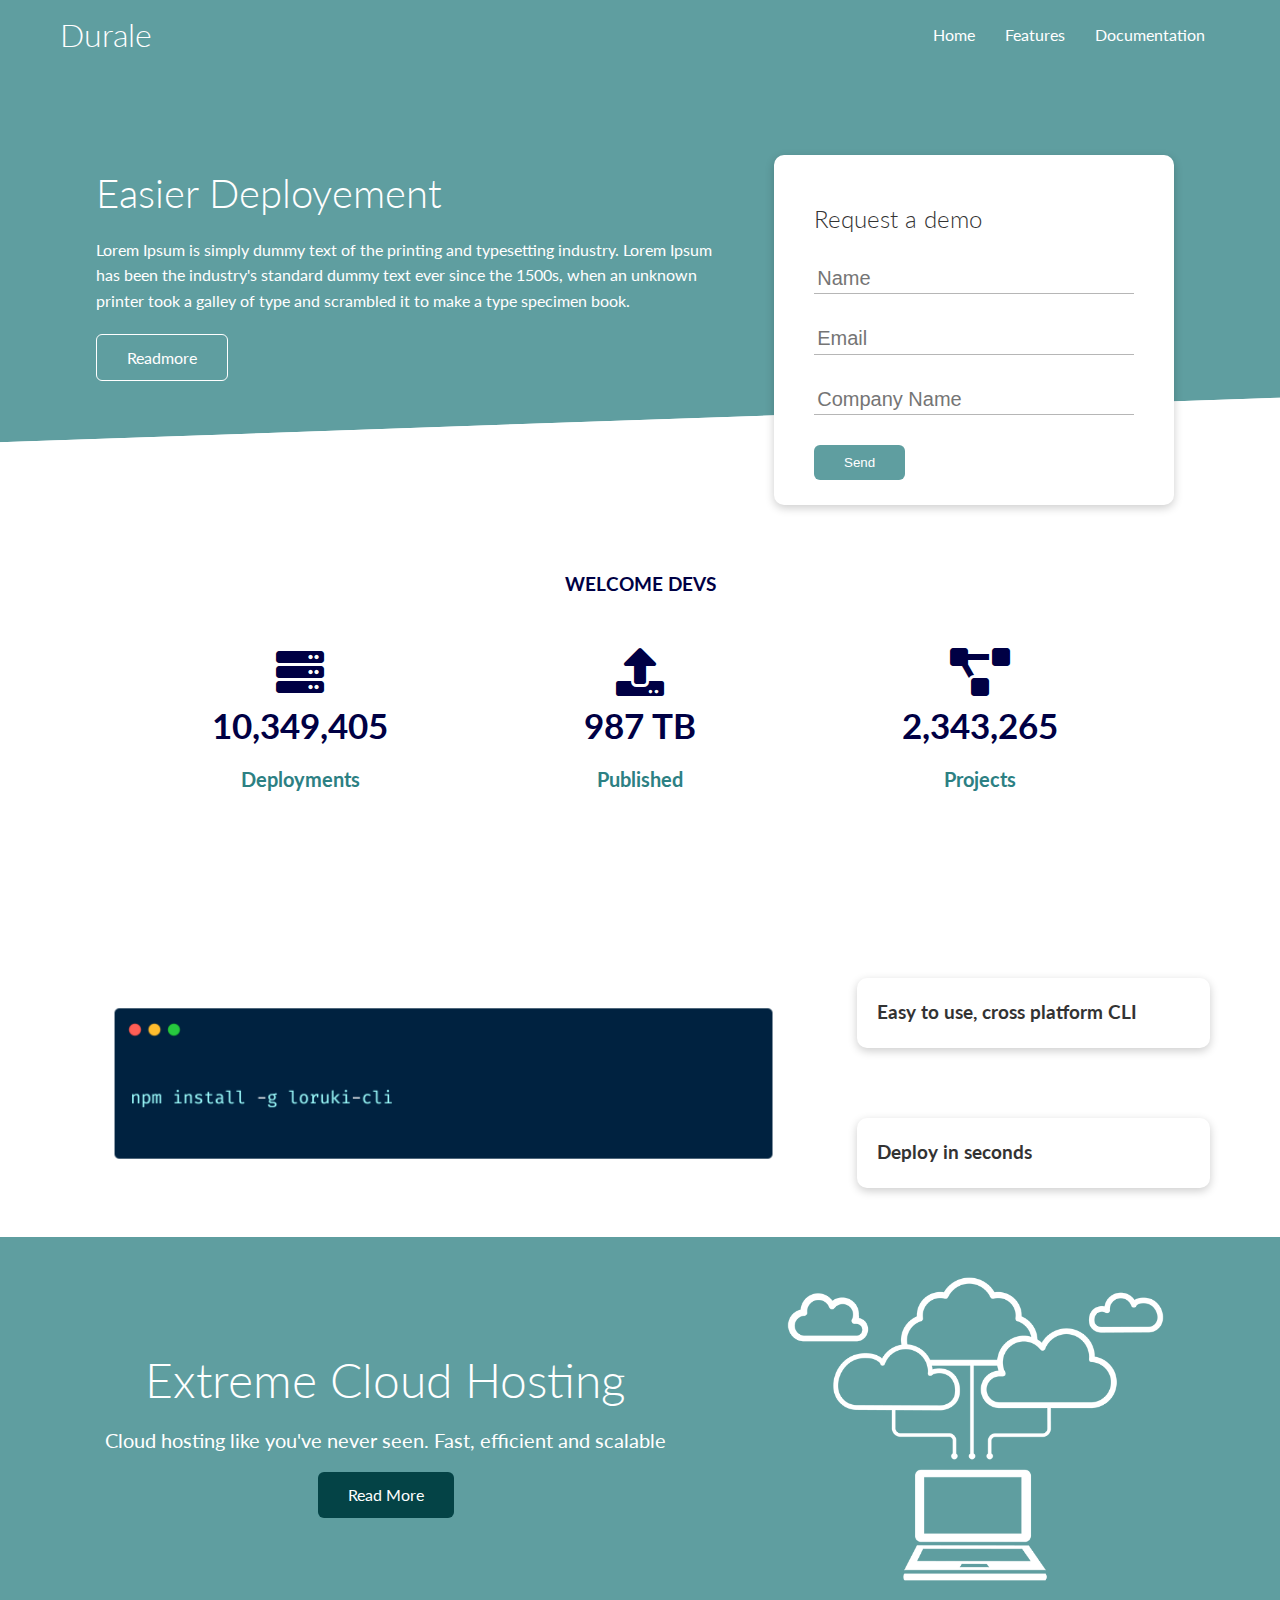
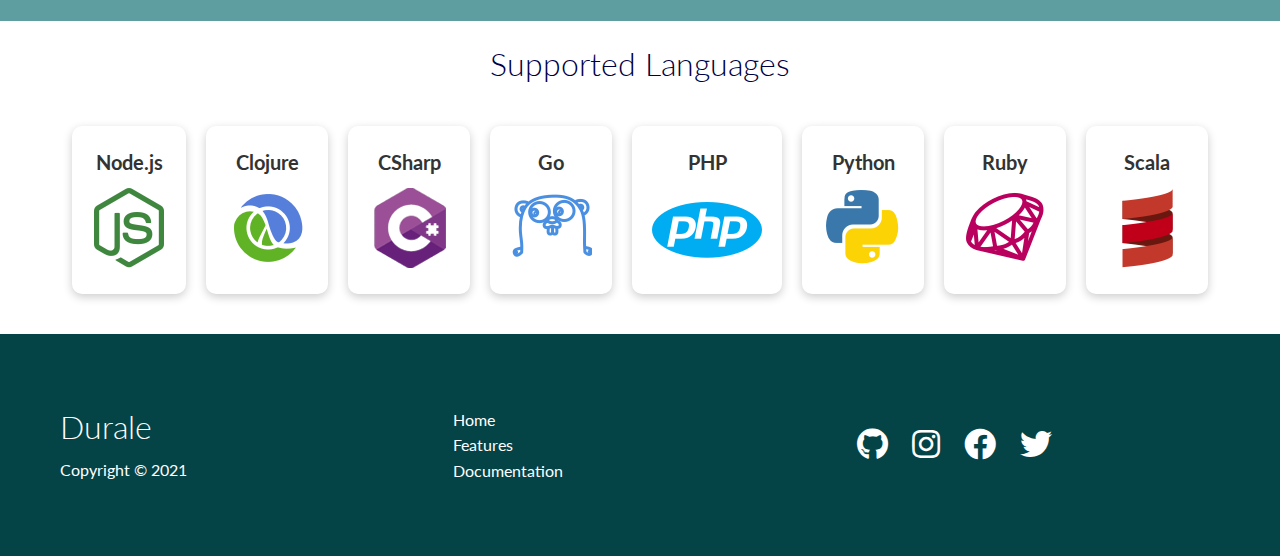
<file: index.html>
<!DOCTYPE html>
<html lang="en">

<head>
    <meta charset="UTF-8">
    <meta http-equiv="X-UA-Compatible" content="IE=edge">
    <meta name="viewport" content="width=device-width, initial-scale=1.0">
    <link rel="stylesheet" href="css/utilities.css">
    <link rel="stylesheet" href="css/style.css">
    <link rel="stylesheet" href="https://cdnjs.cloudflare.com/ajax/libs/font-awesome/5.15.2/css/all.min.css" />
    <title>Durale</title>
</head>

<body>
    <div class="navbar">
        <div class="container flex">
            <h1 class="logo">Durale</h1>
            <nav>
                <ul>
                    <li><a href="index.html">Home</a></li>
                    <li><a href="feature.html">Features</a></li>
                    <li><a href="docs.html">Documentation</a></li>
                </ul>
            </nav>
        </div>
    </div>

    <section class="showcase">
        <div class="container grid">
            <div class="showcase-text">
                <h1>Easier Deployement</h1>
                <p>
                    Lorem Ipsum is simply dummy text of the printing and
                    typesetting industry. Lorem Ipsum has been the industry's standard
                    dummy text ever since the 1500s, when an unknown printer took a galley
                    of type and scrambled it to make a type specimen
                    book.
                </p>
                <a href="feature.html" class="btn btn-outline">Readmore</a>
            </div>
            <div class="showcase-form card">
                <h2>Request a demo</h2>
                <form name="contact" method="POST" data-netlify="true" netlify-honeypot="bot-field">
                    <input type="hidden" name="form-name" value="contact">
                    <p class="hidden">
    <label>Don’t fill this out if you’re human: <input name="bot-field" /></label>
  </p>
                    <div class="form-control">
                        <input type="text" name="name" placeholder="Name" required>
                    </div>
                    <div class="form-control">
                        <input type="email" name="email" placeholder="Email" required>
                    </div>
                    <div class="form-control">
                        <input type="text" name="company" placeholder="Company Name" required>
                    </div>
                    <div class="foem-control">
                        <input type="submit" value="Send" class="btn btn-primary">
                    </div>
                </form>
            </div>
        </div>
    </section>

    <!-- Stats -->
    <section class="stats">
        <div class="container">
            <h3 class="stats-heading text-center my-1">
                WELCOME DEVS
            </h3>

            <div class="grid grid-3 text-center my-4">
                <div>
                    <i class="fas fa-server fa-3x"></i>
                    <h3>10,349,405</h3>
                    <p class="text-secondary">Deployments</p>
                </div>

                <div>
                    <i class="fas fa-upload fa-3x"></i>
                    <h3>987 TB</h3>
                    <p class="text-secondary">Published</p>
                </div>

                <div>
                    <i class="fas fa-project-diagram fa-3x"></i>
                    <h3>2,343,265</h3>
                    <p class="text-secondary">Projects</p>
                </div>
            </div>
        </div>
    </section>

    <section class="cli">
        <div class="container grid">
            <img src="images/cli.png" alt="">
            <div class="card">
                <h3>Easy to use, cross platform CLI</h3>
            </div>
            <div class="card">
                <h3>
                    Deploy in seconds
                </h3>
            </div>
        </div>
    </section>

    <section class="cloud bg-primary my-2 py-2">
        <div class="container grid">
            <div class="text-center">
                <h2 class="lg">Extreme Cloud Hosting</h2>
                <p class="lead my-1">Cloud hosting like you've never seen.
                    Fast, efficient and scalable
                </p>
                <a href="feature.html" class="btn btn-dark">Read More</a>
            </div>
            <img src="images/cloud.png" alt="">
        </div>
    </section>

    <section class="languages">
        <h2 class="md text-center my-2">
            Supported Languages
        </h2>
        <div class="container flex">
            <div class="card">
                <h4>Node.js</h4>
                <img src="images/logos/node.png" alt="">
            </div>
            <div class="card">
                <h4>Clojure</h4>
                <img src="images/logos/clojure.png" alt="">
            </div>
            <div class="card">
                <h4>CSharp</h4>
                <img src="images/logos/csharp.png" alt="">
            </div>
            <div class="card">
                <h4>Go</h4>
                <img src="images/logos/go.png" alt="">
            </div>
            <div class="card">
                <h4>PHP</h4>
                <img src="images/logos/php.png" alt="">
            </div>
            <div class="card">
                <h4>Python</h4>
                <img src="images/logos/python.png" alt="">
            </div>
            <div class="card">
                <h4>Ruby</h4>
                <img src="images/logos/ruby.png" alt="">
            </div>
            <div class="card">
                <h4>Scala</h4>
                <img src="images/logos/scala.png" alt="">
            </div>
        </div>
    </section>

    <footer class="footer bg-dark py-5">
        <div class="container grid grid-3">
            <div>
                <h1>Durale</h1>
                <p>Copyright &copy; 2021</p>
            </div>
            <nav>
                <ul>
                    <li><a href="index.html">Home</a></li>
                    <li><a href="feature.html">Features</a></li>
                    <li><a href="docs.html">Documentation</a></li>
                </ul>
            </nav>
            <div class="social">
                <a href="#"><i class="fab fa-github fa-2x"></i></a>
                <a href="#"><i class="fab fa-instagram fa-2x"></i></a>
                <a href="#"><i class="fab fa-facebook fa-2x"></i></a>
                <a href="#"><i class="fab fa-twitter fa-2x"></i></a>
            </div>
        </div>
    </footer>
</body>

</html>
</file>
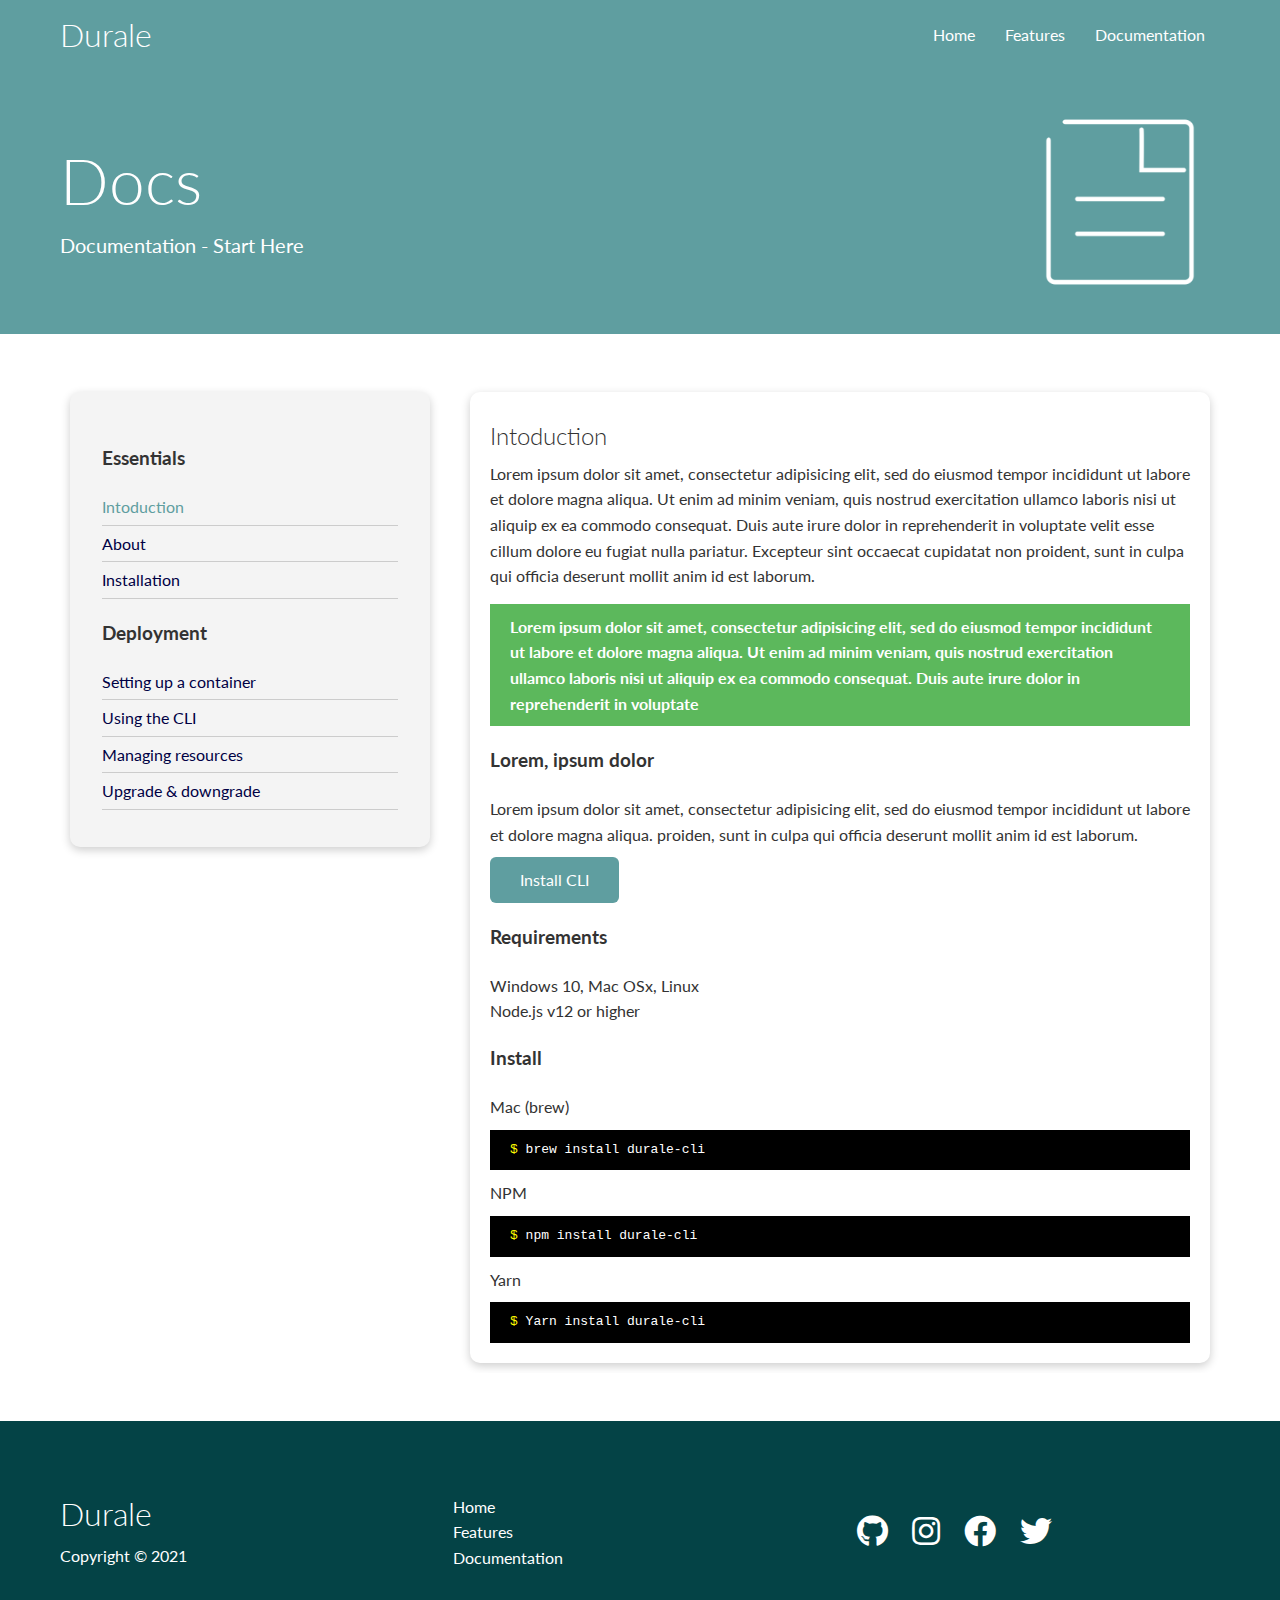
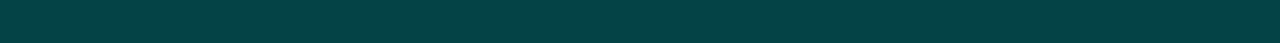
<file: docs.html>
<!DOCTYPE html>
<html lang="en">

<head>
    <meta charset="UTF-8">
    <meta http-equiv="X-UA-Compatible" content="IE=edge">
    <meta name="viewport" content="width=device-width, initial-scale=1.0">
    <link rel="stylesheet" href="css/utilities.css">
    <link rel="stylesheet" href="css/style.css">
    <link rel="stylesheet" href="https://cdnjs.cloudflare.com/ajax/libs/font-awesome/5.15.2/css/all.min.css" />
    <title>Durale</title>
</head>

<body>
    <div class="navbar">
        <div class="container flex">
            <h1 class="logo">Durale</h1>
            <nav>
                <ul>
                    <li><a href="index.html">Home</a></li>
                    <li><a href="feature.html">Features</a></li>
                    <li><a href="docs.html">Documentation</a></li>
                </ul>
            </nav>
        </div>
    </div>

    <section class="docs-head bg-primary py-3">
        <div class="container grid">
            <div>
                <h1 class="xl">Docs</h1>
                <p class="lead">
                    Documentation - Start Here
                </p>
            </div>
            <img src="images/docs.png">
        </div>
    </section>


    <section class="docs-main my-4">
        <div class="container grid">
            <div class="card bg-light p-3">
                <h3 class="my-2">Essentials</h3>
                <nav>
                    <ul>
                        <li><a class="text-primary" href="#">Intoduction</a></li>
                        <li><a href="#">About</a></li>
                        <li><a href="#">Installation</a></li>
                    </ul>
                </nav>

                <h3 class="my-2">Deployment</h3>
                <nav>
                    <ul>
                        <li><a href="#">Setting up a container</a></li>
                            <li><a href="#">Using the CLI</a></li>
                            <li><a href="#">Managing resources</a></li>
                            <li><a href="#">Upgrade & downgrade</a></li>
                    </ul>
                </nav>
            </div>

            <div class="card">
                <h2>Intoduction</h2>
                <p>Lorem ipsum dolor sit amet, consectetur adipisicing elit, sed do eiusmod
                tempor incididunt ut labore et dolore magna aliqua. Ut enim ad minim veniam,
                quis nostrud exercitation ullamco laboris nisi ut aliquip ex ea commodo
                consequat. Duis aute irure dolor in reprehenderit in voluptate velit esse
                cillum dolore eu fugiat nulla pariatur. Excepteur sint occaecat cupidatat non
                proident, sunt in culpa qui officia deserunt mollit anim id est laborum.</p>
                <div class="alert alert-success">
                    Lorem ipsum dolor sit amet, consectetur adipisicing elit, sed do eiusmod
                    tempor incididunt ut labore et dolore magna aliqua. Ut enim ad minim veniam,
                    quis nostrud exercitation ullamco laboris nisi ut aliquip ex ea commodo
                    consequat. Duis aute irure dolor in reprehenderit in voluptate
                </div>
                <h3>Lorem, ipsum dolor</h3>
                <p>Lorem ipsum dolor sit amet, consectetur adipisicing elit, sed do eiusmod
                tempor incididunt ut labore et dolore magna aliqua. proiden, sunt in culpa qui officia deserunt mollit anim id est laborum.</p>
                <a href="#" class="btn btn-primary">Install CLI</a>

                <h3>Requirements</h3>
                <ul>
                    <li> Windows 10, Mac OSx, Linux</li>
                    <li>Node.js v12 or higher</li>
                </ul>

                <h3>Install</h3>
                <p>Mac (brew)</p>
                <pre><code>$ brew install durale-cli</code></pre>
                <p>NPM</p>
                <pre><code>$ npm install durale-cli</code></pre>
                <p>Yarn</p>
                <pre><code>$ Yarn install durale-cli</code></pre>

            </div>
        </div>
    </section>


    <footer class="footer bg-dark py-5">
        <div class="container grid grid-3">
            <div>
                <h1>Durale</h1>
                <p>Copyright &copy; 2021</p>
            </div>
            <nav>
                <ul>
                    <li><a href="index.html">Home</a></li>
                    <li><a href="feature.html">Features</a></li>
                    <li><a href="docs.html">Documentation</a></li>
                </ul>
            </nav>
            <div class="social">
                <a href="#"><i class="fab fa-github fa-2x"></i></a>
                <a href="#"><i class="fab fa-instagram fa-2x"></i></a>
                <a href="#"><i class="fab fa-facebook fa-2x"></i></a>
                <a href="#"><i class="fab fa-twitter fa-2x"></i></a>
            </div>
        </div>
    </footer>
</body>

</html>
</file>
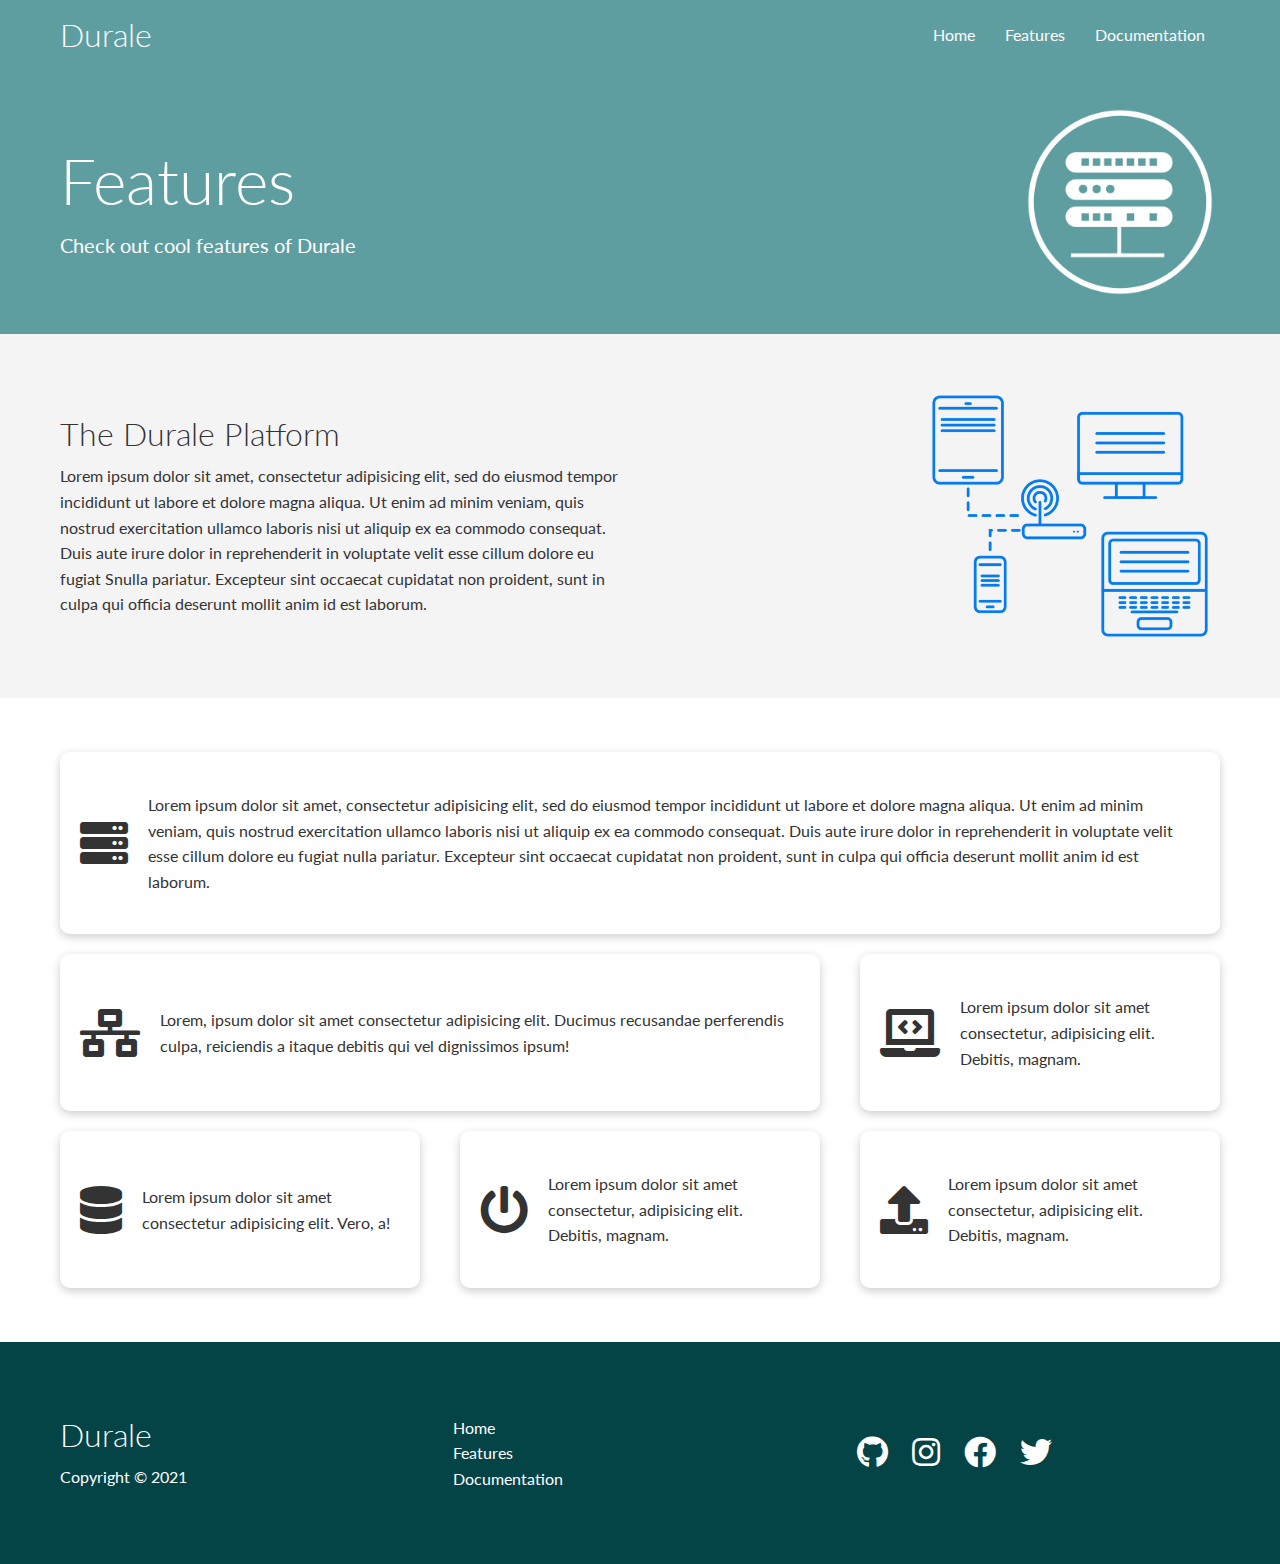
<file: feature.html>
<!DOCTYPE html>
<html lang="en">

<head>
    <meta charset="UTF-8">
    <meta http-equiv="X-UA-Compatible" content="IE=edge">
    <meta name="viewport" content="width=device-width, initial-scale=1.0">
    <link rel="stylesheet" href="css/utilities.css">
    <link rel="stylesheet" href="css/style.css">
    <link rel="stylesheet" href="https://cdnjs.cloudflare.com/ajax/libs/font-awesome/5.15.2/css/all.min.css" />
    <title>Durale</title>
</head>

<body>
    <div class="navbar">
        <div class="container flex">
            <h1 class="logo">Durale</h1>
            <nav>
                <ul>
                    <li><a href="index.html">Home</a></li>
                    <li><a href="feature.html">Features</a></li>
                    <li><a href="docs.html">Documentation</a></li>
                </ul>
            </nav>
        </div>
    </div>

    <!-- Head -->
    <section class="features-head bg-primary py-3">
        <div class="container grid">
            <div>
                <h1 class="xl">Features</h1>
                <p class="lead">
                    Check out cool features of Durale
                </p>
            </div>
            <img src="images/server.png">
        </div>
    </section>

    <section class="features-sub-head bg-light py-3"> 
        <div class="container grid">
            <div>
                <h1 class="md">The Durale Platform</h1>
                <p>
                   Lorem ipsum dolor sit amet, consectetur adipisicing elit, sed do eiusmod
                    tempor incididunt ut labore et dolore magna aliqua. Ut enim ad minim veniam,
                    quis nostrud exercitation ullamco laboris nisi ut aliquip ex ea commodo
                    consequat. Duis aute irure dolor in reprehenderit in voluptate velit esse
                    cillum dolore eu fugiat Snulla pariatur. Excepteur sint occaecat cupidatat non
                    proident, sunt in culpa qui officia deserunt mollit anim id est laborum. 
                </p>
                
            </div>
            <img src="images/server2.png">
        </div>
    </section>

    <section class="features-main my-2">
        <div class="container grid grid-3">
            <div class="card flex">
                <i class="fas fa-server fa-3x"></i>
                <p>Lorem ipsum dolor sit amet, consectetur adipisicing elit, sed do eiusmod
                tempor incididunt ut labore et dolore magna aliqua. Ut enim ad minim veniam,
                quis nostrud exercitation ullamco laboris nisi ut aliquip ex ea commodo
                consequat. Duis aute irure dolor in reprehenderit in voluptate velit esse
                cillum dolore eu fugiat nulla pariatur. Excepteur sint occaecat cupidatat non
                proident, sunt in culpa qui officia deserunt mollit anim id est laborum. </p>
            </div>
            <div class="card flex">
                <i class="fas fa-network-wired fa-3x"></i>
                <p>
                    Lorem, ipsum dolor sit amet consectetur adipisicing elit. Ducimus
                    recusandae perferendis culpa, reiciendis a itaque debitis qui vel
                    dignissimos ipsum!
                </p>
            </div>
            <div class="card flex">
                <i class="fas fa-laptop-code fa-3x"></i>
                <p>
                    Lorem ipsum dolor sit amet consectetur, adipisicing elit. Debitis,
                    magnam.
                </p>
            </div>
            <div class="card flex">
                <i class="fas fa-database fa-3x"></i>
                <p>
                    Lorem ipsum dolor sit amet consectetur adipisicing elit. Vero, a!
                </p>
            </div>
            <div class="card flex">
                <i class="fas fa-power-off fa-3x"></i>
                <p>
                    Lorem ipsum dolor sit amet consectetur, adipisicing elit. Debitis,
                    magnam.
                </p>
            </div>
            <div class="card flex">
                <i class="fas fa-upload fa-3x"></i>
                <p>
                    Lorem ipsum dolor sit amet consectetur, adipisicing elit. Debitis,
                    magnam.
                </p>
            </div>
        </div>
    </section>


    <footer class="footer bg-dark py-5">
        <div class="container grid grid-3">
            <div>
                <h1>Durale</h1>
                <p>Copyright &copy; 2021</p>
            </div>
            <nav>
                <ul>
                    <li><a href="index.html">Home</a></li>
                    <li><a href="feature.html">Features</a></li>
                    <li><a href="docs.html">Documentation</a></li>
                </ul>
            </nav>
            <div class="social">
                <a href="#"><i class="fab fa-github fa-2x"></i></a>
                <a href="#"><i class="fab fa-instagram fa-2x"></i></a>
                <a href="#"><i class="fab fa-facebook fa-2x"></i></a>
                <a href="#"><i class="fab fa-twitter fa-2x"></i></a>
            </div>
        </div>
    </footer>
</body>

</html>
</file>
<file: css/utilities.css>
.container{
    max-width: 1240px;
    margin: 0 auto;
    overflow: auto;
    padding: 0 40px;
}

.alert{
    background-color: var(--light-color);
    padding: 10px 20px;
    font-weight: bold;
    margin: 15px 0;
}

.alert i{
    margin-right: 10px;
}
.alert-success {
    background-color: var(--success-color);
    color: #fff;
}

.flex{
    display: flex;
    justify-content: center;
    align-items: center;
    height: 100%;
}

.grid{
    display: grid;
    /* grid-template-columns: 2fr 1fr; */
    grid-template-columns: repeat(2, 1fr);
    gap: 20px;
    justify-content: center;
    align-items: center;
    height: 100%;
}
.grid-3{
    grid-template-columns: repeat(3, 1fr);
}
.card{
    background-color: white;
    border-radius: 10px;
    box-shadow: 0 3px 10px rgba(0, 0, 0, 0.2);
    color: #333;
    padding: 20px;
    margin: 10px;
}

.btn{
    display: inline-block;
    padding: 10px 30px;
    cursor: pointer;
    background : var(--primary-color);
    color: white;
    border: none;
    border-radius: 6px;
}

.btn-outline{
    background-color: transparent;
    border : 1px white solid;
}

.btn:hover{
    transform: scale(0.9);
}

/* Background buttons */
.bg-primary, .btn-primary{
    background-color: var(--primary-color);
    color: #fff;
}
.bg-secondary, .btn-secondary{
    background-color: var(--secondary-color);
    color: #fff;
}
.bg-dark, .btn-dark{
    background-color: var(--dark-color);
    color: #fff;
}
.bg-light, .btn-light{
    background-color: var(--light-color);
    color: #333;
}
.bg-primary a, .btn-primary a,
.bg-secondary a, .btn-secondary a,
.bg-dark a,  .btn-dark a{
    color: white;    
}
/* Text utility */
.text-primary{
    color: var(--primary-color);
}
.text-secondary{
    color: var(--secondary-color);
}
.text-dark{
    color: var(--dark-color);
}
.text-light{
    color: var(--light-color);
}


.lead{
    font-size: 20px;
}
.sm{
    font-size: 1rem;
}
.md{
    font-size: 2rem;
}

.lg{
    font-size: 3rem;
}

.xl{
    font-size: 4rem;
}


.text-center{
    text-align: center;
}
.my-1{
    margin: 1rem 0;
}
.my-2{
    margin: 1.5rem 0;
}
.my-3{
    margin: 2rem 0;
}
.my-4{
    margin: 3rem 0;
}
.my-5{
    margin: 4rem 0;
}

.m-1{
    margin: 1rem;
}
.m-2{
    margin: 1.5rem;
}
.m-3{
    margin: 2rem;
}
.m-4{
    margin: 3rem;
}
.m-5{
    margin: 4rem;
}

.py-1{
    padding: 1rem 0;
}
.py-2{
    padding: 1.5rem 0;
}
.py-3{
    padding: 2rem 0;
}
.py-4{
    padding: 3rem 0;
}
.py-5{
    padding: 4rem 0;
}

.p-1{
    padding: 1rem;
}
.p-2{
    padding: 1.5rem;
}
.p-3{
    padding: 2rem;
}
.p-4{
    padding: 3rem;
}
.p-5{
    padding: 4rem;
}
</file>
<file: css/style.css>
@import url('https://fonts.googleapis.com/css2?family=Lato:wght@300&display=swap');
*{
    box-sizing: border-box;
    padding: 0;
    margin: 0;
}
:root{
    --primary-color : cadetblue;
    --secondary-color : rgb(44, 128, 131);
    --dark-color : #044346;
    --light-color : #f4f4f4;
    --error-color : #d9534f;
    --success-color : #5cb85c;

}

body{
    font-family: 'Lato', 'sans-serif';
    color : #004;
    line-height: 1.6;
}
ul{
    list-style-type: none;
}
a{
    text-decoration: none;
    color : #004;
}
.navbar .flex ul li{
    list-style-type: none;
}

h1, h2{
    font-weight: 300;
    line-height: 1.2;
    margin: 10px 0;
}
p{
    margin: 10px 0;
}
img{
    width: 100%;
}

code, pre{
    background-color: black;
    color: #fff;
    padding: 10px;
}
pre::first-letter{
    color: yellow;
}

.hidden {
  /*visibility: hidden;*/
  display: none;
  height: 0;
  width: 0;
}

.navbar{
    background-color: var(--primary-color);
    color: white;
    height: 70px;
}
.navbar .flex{
    justify-content: space-between;
}


.navbar ul{
    display: flex;
    /* text-decoration: none; */
}
.navbar a{
    color: white;
    padding: 10px;
    margin: 2px 5px;
}
.navbar a:hover{
    border-bottom: 1px solid white;
}

/*Showcase*/
.showcase{
    height: 400px;
    background-color: var(--primary-color);
    color: #fff;
    position: relative;
}
.showcase h1{
    font-size: 40px;
}
.showcase p{
    margin: 20px 0;
}

.showcase .grid{
    overflow: visible;
    grid-template-columns: 55% auto;
    gap: 30px;
}

.showcase-text{
    animation: slideInFromLeft 1s ease-in;
}

.showcase-form{
    position: relative;
    top: 60px;
    height: 350px;
    padding: 40px;
    width: 400px;
    z-index: 100;
    justify-self: flex-end;
    animation: slideInFromRight 1s ease-in;
}

.showcase-form .form-control{
    margin: 30px 0;
}
.showcase-form input[type='text'], .showcase-form input[type='email']{
    border: 0;
    border-bottom : 1px solid #b6b6b6;
    width: 100%;
    padding: 3.2px;
    font-size: 20px;
}

.showcase-form input:focus{
    outline: none;
}

.showcase::before, .showcase::after{
    content: '';
    position: absolute;
    height: 100px;
    bottom: -50px;
    right: 0;
    left: 0;
    background: white;
    transform: skewY(-2deg);
}

/* Stats */

.stats{
    padding: 100px;
    animation: slideInFromBottom 1s ease-in;
}

.stats-heading{
    /* max-width: 500px; */
    margin: auto;

}

.stats .grid h3{
    font-size: 35px;
}

.stats .grid p{
    font-size: 20px;
    font-weight: bold;
}

.cli .grid{
    grid-template-columns: repeat(3, 1fr);
    grid-template-rows: repeat(2, 1fr);
}

.cli .grid > *:first-child{
    grid-column: 1 / span 2;
    grid-row: 1 / span 2;
}

/* Cloud img */

.cloud .grid{
    grid-template-columns: 4fr 3fr;
}

/* Languages */
.languages .flex{
    flex-wrap: wrap;
}
.languages .card{
    text-align: center;
    margin: 18px 10px 40px;
    transition: transform 0.3s ease;
}

.languages .card h4{
    font-size: 20px;
    margin-bottom: 10px;
}

.languages .card:hover{
    transform: translateY(-16px);
}

/*Features*/

.features-head img, .docs-head img{
    width: 200px;
    justify-self: flex-end;
}

.features-sub-head img{
    width: 300px;
    justify-self: flex-end;
}

.features-main .grid > *:first-child{
    grid-column: 1 / span 3;
}

.features-main .grid > *:nth-child(2){
    grid-column: 1 / span 2;
}


.features-main .card > i{
    margin-right: 20px;
}

.features-main .grid {
    padding: 30px;
}

/*Docs*/

.docs-main h3{
    margin: 20px 0 ;
}
.docs-main .grid{
    grid-template-columns: 1fr 2fr;
    align-items: flex-start;
}
.docs-main nav li{
    font-size: 16px;
    padding-bottom: 5px;
    margin-bottom: 5px;
    border-bottom: 1px #ccc solid;
}


.docs-main a:hover{
    font-weight: bold;
}

/* footer */

.footer .social a{
    margin: 0 10px;
}


/* Media Query */
@media (max-width: 768px){
    .grid,.showcase .grid,.stats .grid,
    .cli .grid, .cloud .grid, .features-main .grid,
    .docs-main .grid{
        grid-template-columns: 1fr;
        grid-template-columns: 1fr;
    }
    .showcase{
        height: auto;
    }
    .showcase-text{
        text-align: center;
        margin-top: 40px;
        animation: slideInFromTop 1s ease-in;
    }
    .showcase-form{
        justify-self: center;
        margin: auto;
        animation: slideInFromBottom 1s ease-in;
    }
    .cli .grid > *:first-child{
    grid-column: 1;
    grid-row: 1;
}
    .features-head, .features-sub-head, .docs-head{
        text-align: center;
    }

    .features-head img, .features-sub-head img, .docs-head img{
        justify-self: center;
        
    }

    .features-main .grid > *:first-child,.features-main .grid > *:nth-child(2){
        grid-column: 1;
    }
}

/*Animations*/

@keyframes slideInFromLeft {
    0%{
        transform: translateX(-100%);
    }

    100%{
        transform: translateX(0);
    }
}

@keyframes slideInFromRight {
    0%{
        transform: translateX(100%);
    }

    100%{
        transform: translateX(0);
    }
}

@keyframes slideInFromTop {
    0%{
        transform: translateY(-100%);
    }

    100%{
        transform: translateX(0);
    }
}
@keyframes slideInFromBottom {
    0%{
        transform: translateY(100%);
    }

    100%{
        transform: translateX(0);
    }
}


@media (max-width: 500px){
    .navbar{
        height: 110px;
    }

    .navbar .flex{
        flex-direction: column;
    }
    .navbar ul{
        padding: 10px;
        background-color: var(--secondary-color);
        /* overflow: hidden; */
    }
}
</file>
